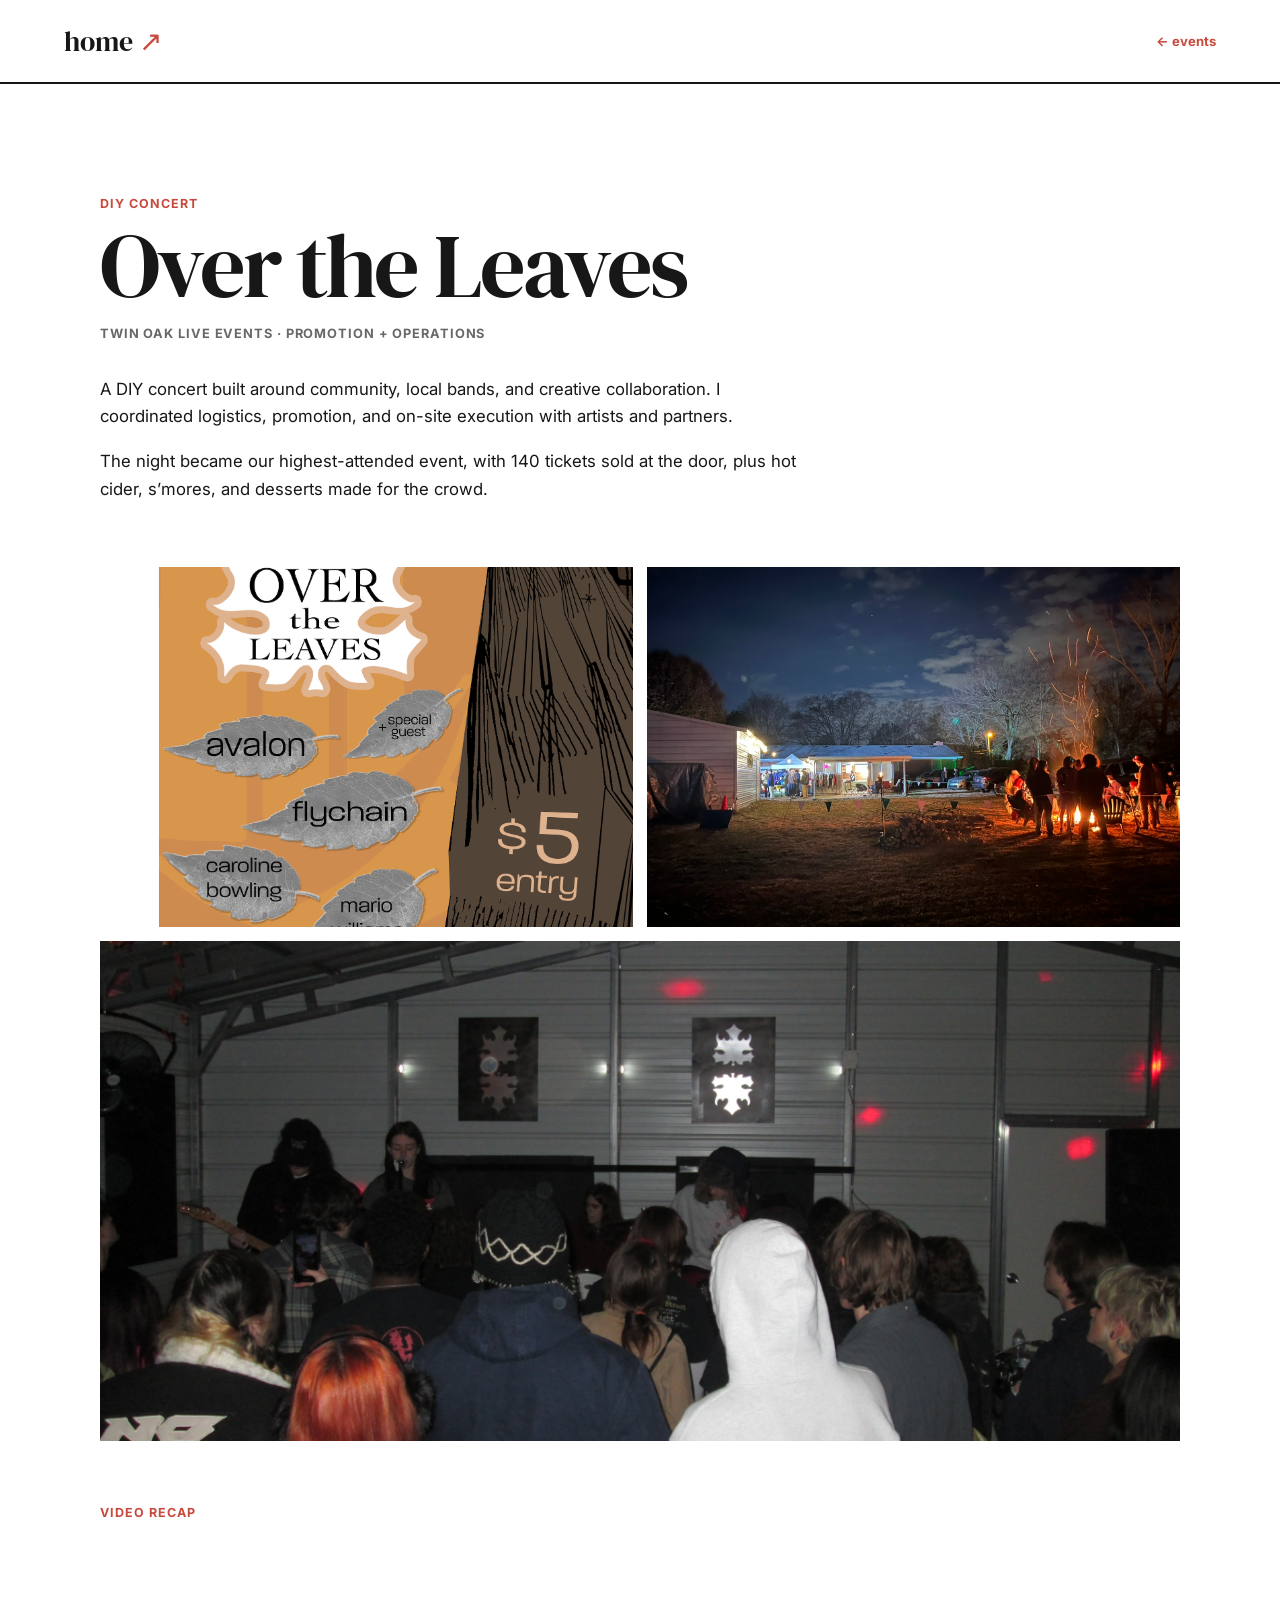
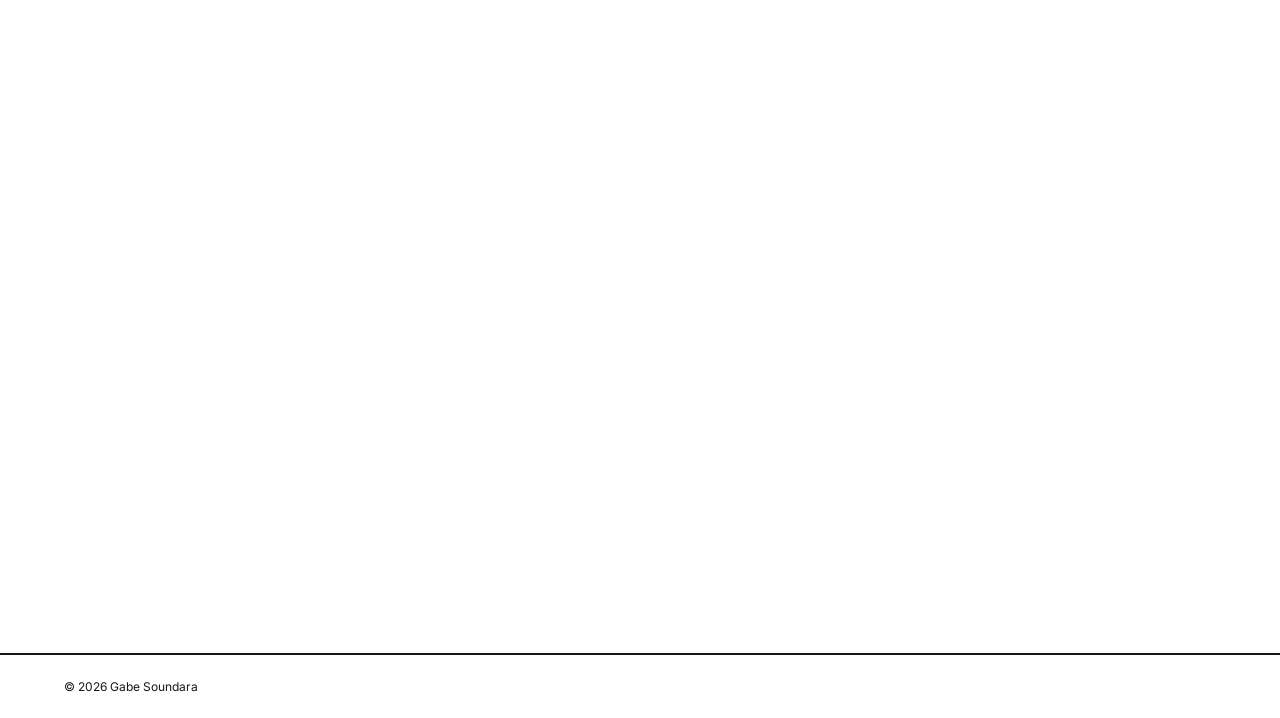
<file: events/over-the-leaves.html>
<!doctype html><html lang="en"><head><meta charset="utf-8"><meta name="viewport" content="width=device-width,initial-scale=1"><title>Over the Leaves — Gabe Soundara</title><link rel="preconnect" href="https://fonts.googleapis.com"><link rel="preconnect" href="https://fonts.gstatic.com" crossorigin><link href="https://fonts.googleapis.com/css2?family=DM+Serif+Display&family=Inter:wght@400;600;700&display=swap" rel="stylesheet"><link rel="stylesheet" href="../detail.css"></head><body><header class="detail-header"><a class="detail-home" href="../index.html">home <span>↗</span></a><a class="back-link" href="../index.html#events">← events</a></header><main class="detail"><div class="detail-copy"><p class="eyebrow">DIY concert</p><h1>Over the Leaves</h1><p class="meta">Twin Oak Live Events · promotion + operations</p><p class="summary">A DIY concert built around community, local bands, and creative collaboration. I coordinated logistics, promotion, and on-site execution with artists and partners.</p><p class="summary">The night became our highest-attended event, with 140 tickets sold at the door, plus hot cider, s’mores, and desserts made for the crowd.</p></div><div class="gallery"><img src="../assets/detail/over-the-leaves/over-the-leaves-poster.jpg" alt="Over the Leaves poster"><img src="../assets/detail/over-the-leaves/over-the-leaves-scenic.jpg" alt="Over the Leaves event"><img src="../assets/detail/over-the-leaves/over-the-leaves-avalon2.jpg" alt="Avalon performing at Over the Leaves"></div><section class="video"><p class="eyebrow">Video recap</p><iframe src="https://www.youtube.com/embed/4DhJ0D2PLkM" title="Over the Leaves recap" allow="accelerometer; autoplay; clipboard-write; encrypted-media; gyroscope; picture-in-picture" allowfullscreen></iframe></section></main><footer class="detail-footer">© 2026 Gabe Soundara</footer></body></html>
</file>
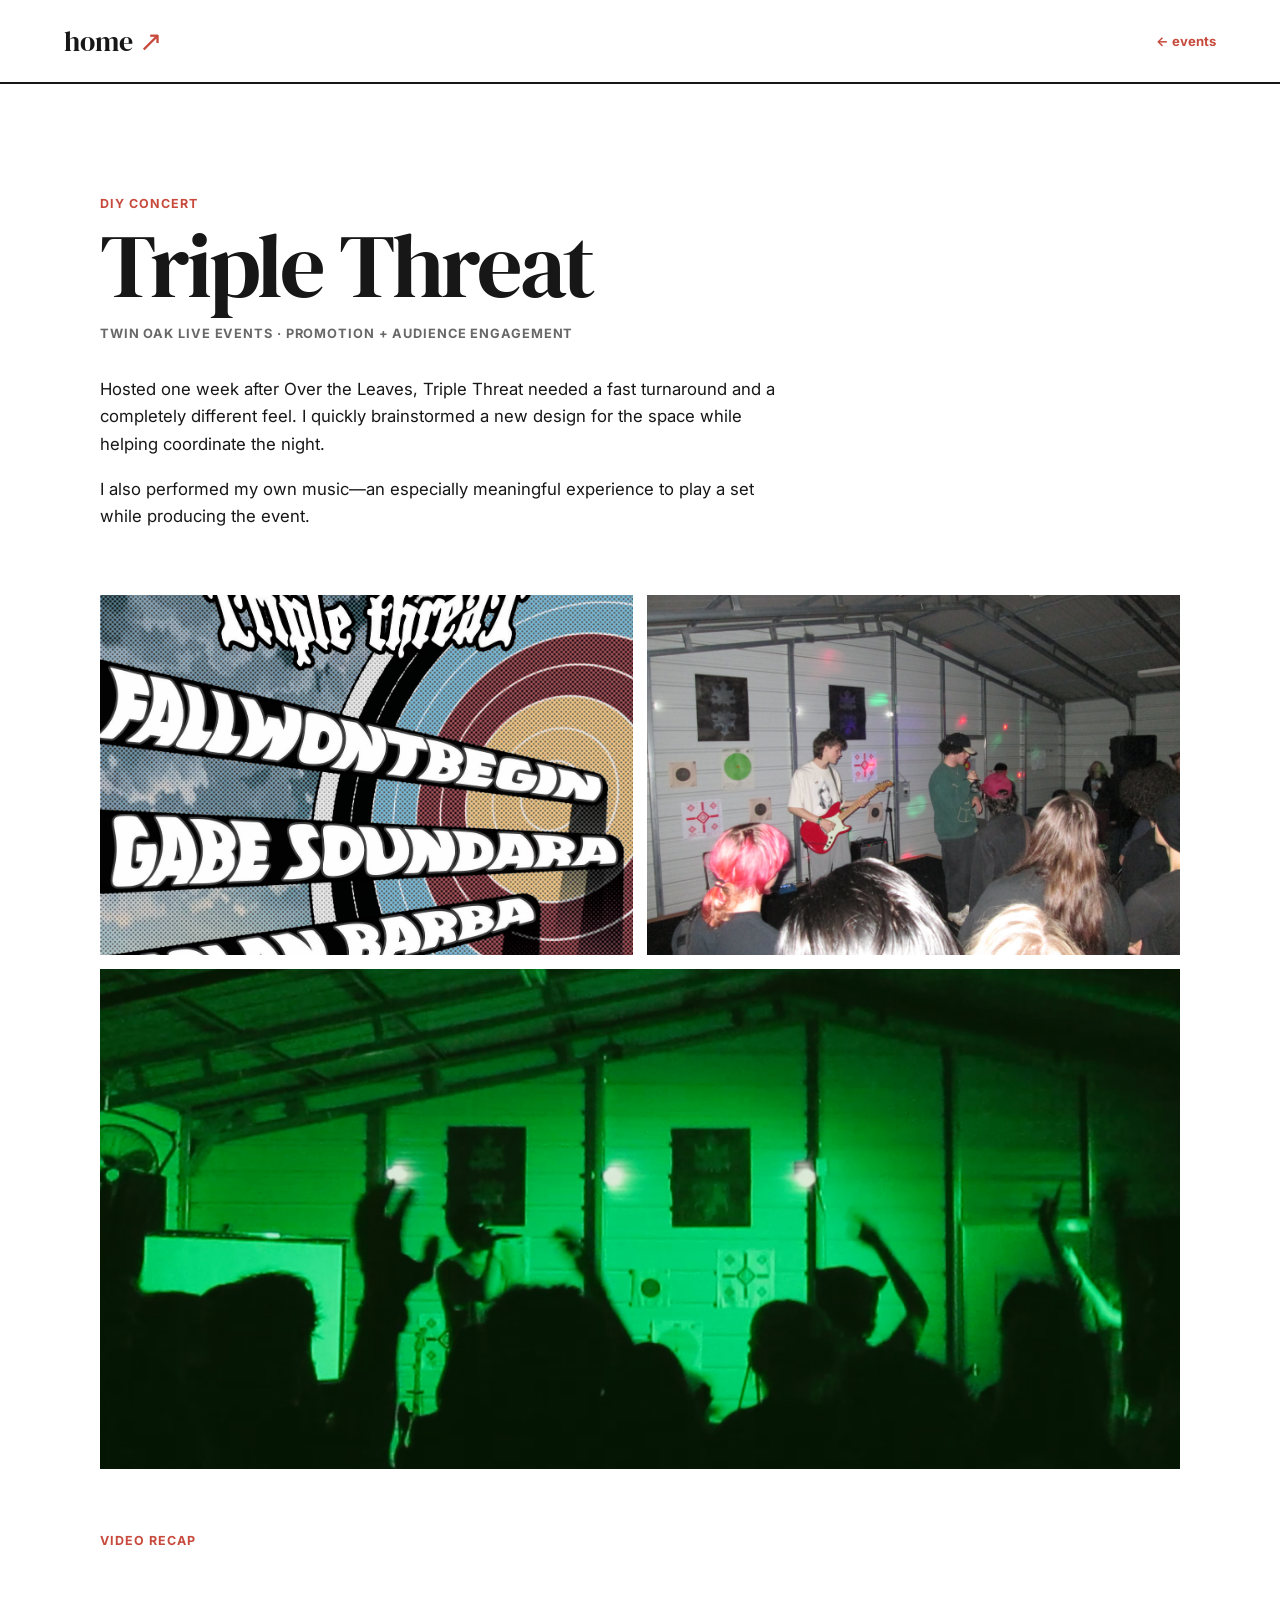
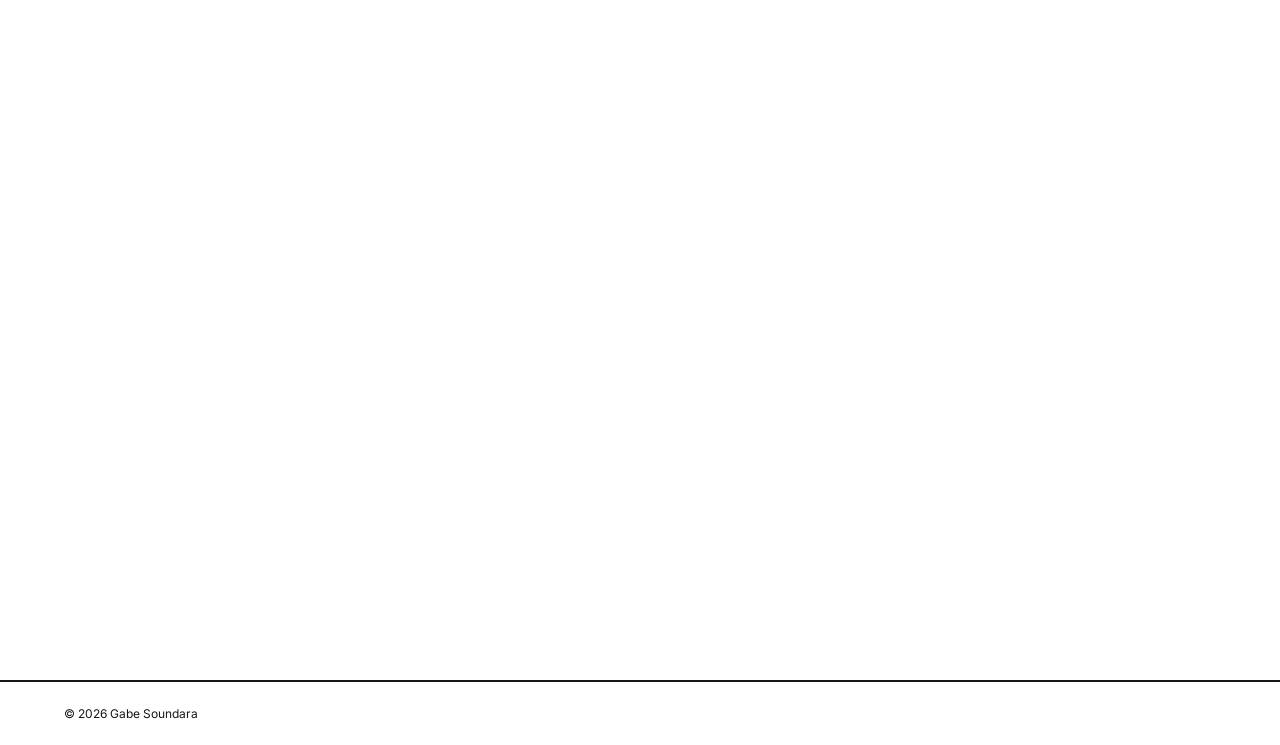
<file: events/triple-threat.html>
<!doctype html><html lang="en"><head><meta charset="utf-8"><meta name="viewport" content="width=device-width,initial-scale=1"><title>Triple Threat — Gabe Soundara</title><link rel="preconnect" href="https://fonts.googleapis.com"><link rel="preconnect" href="https://fonts.gstatic.com" crossorigin><link href="https://fonts.googleapis.com/css2?family=DM+Serif+Display&family=Inter:wght@400;600;700&display=swap" rel="stylesheet"><link rel="stylesheet" href="../detail.css"></head><body><header class="detail-header"><a class="detail-home" href="../index.html">home <span>↗</span></a><a class="back-link" href="../index.html#events">← events</a></header><main class="detail"><div class="detail-copy"><p class="eyebrow">DIY concert</p><h1>Triple Threat</h1><p class="meta">Twin Oak Live Events · promotion + audience engagement</p><p class="summary">Hosted one week after Over the Leaves, Triple Threat needed a fast turnaround and a completely different feel. I quickly brainstormed a new design for the space while helping coordinate the night.</p><p class="summary">I also performed my own music—an especially meaningful experience to play a set while producing the event.</p></div><div class="gallery"><img src="../assets/detail/triple-threat/triple-threat-poster3.jpg" alt="Triple Threat poster"><img src="../assets/detail/triple-threat/triple-threat-nolan-barba.jpg" alt="Triple Threat performer"><img src="../assets/detail/triple-threat/triple-threat-gabe.jpg" alt="Gabe Soundara at Triple Threat"></div><section class="video"><p class="eyebrow">Video recap</p><iframe src="https://www.youtube.com/embed/Q9bsUG8-Mzg" title="Triple Threat performance" allow="accelerometer; autoplay; clipboard-write; encrypted-media; gyroscope; picture-in-picture" allowfullscreen></iframe></section></main><footer class="detail-footer">© 2026 Gabe Soundara</footer></body></html>
</file>
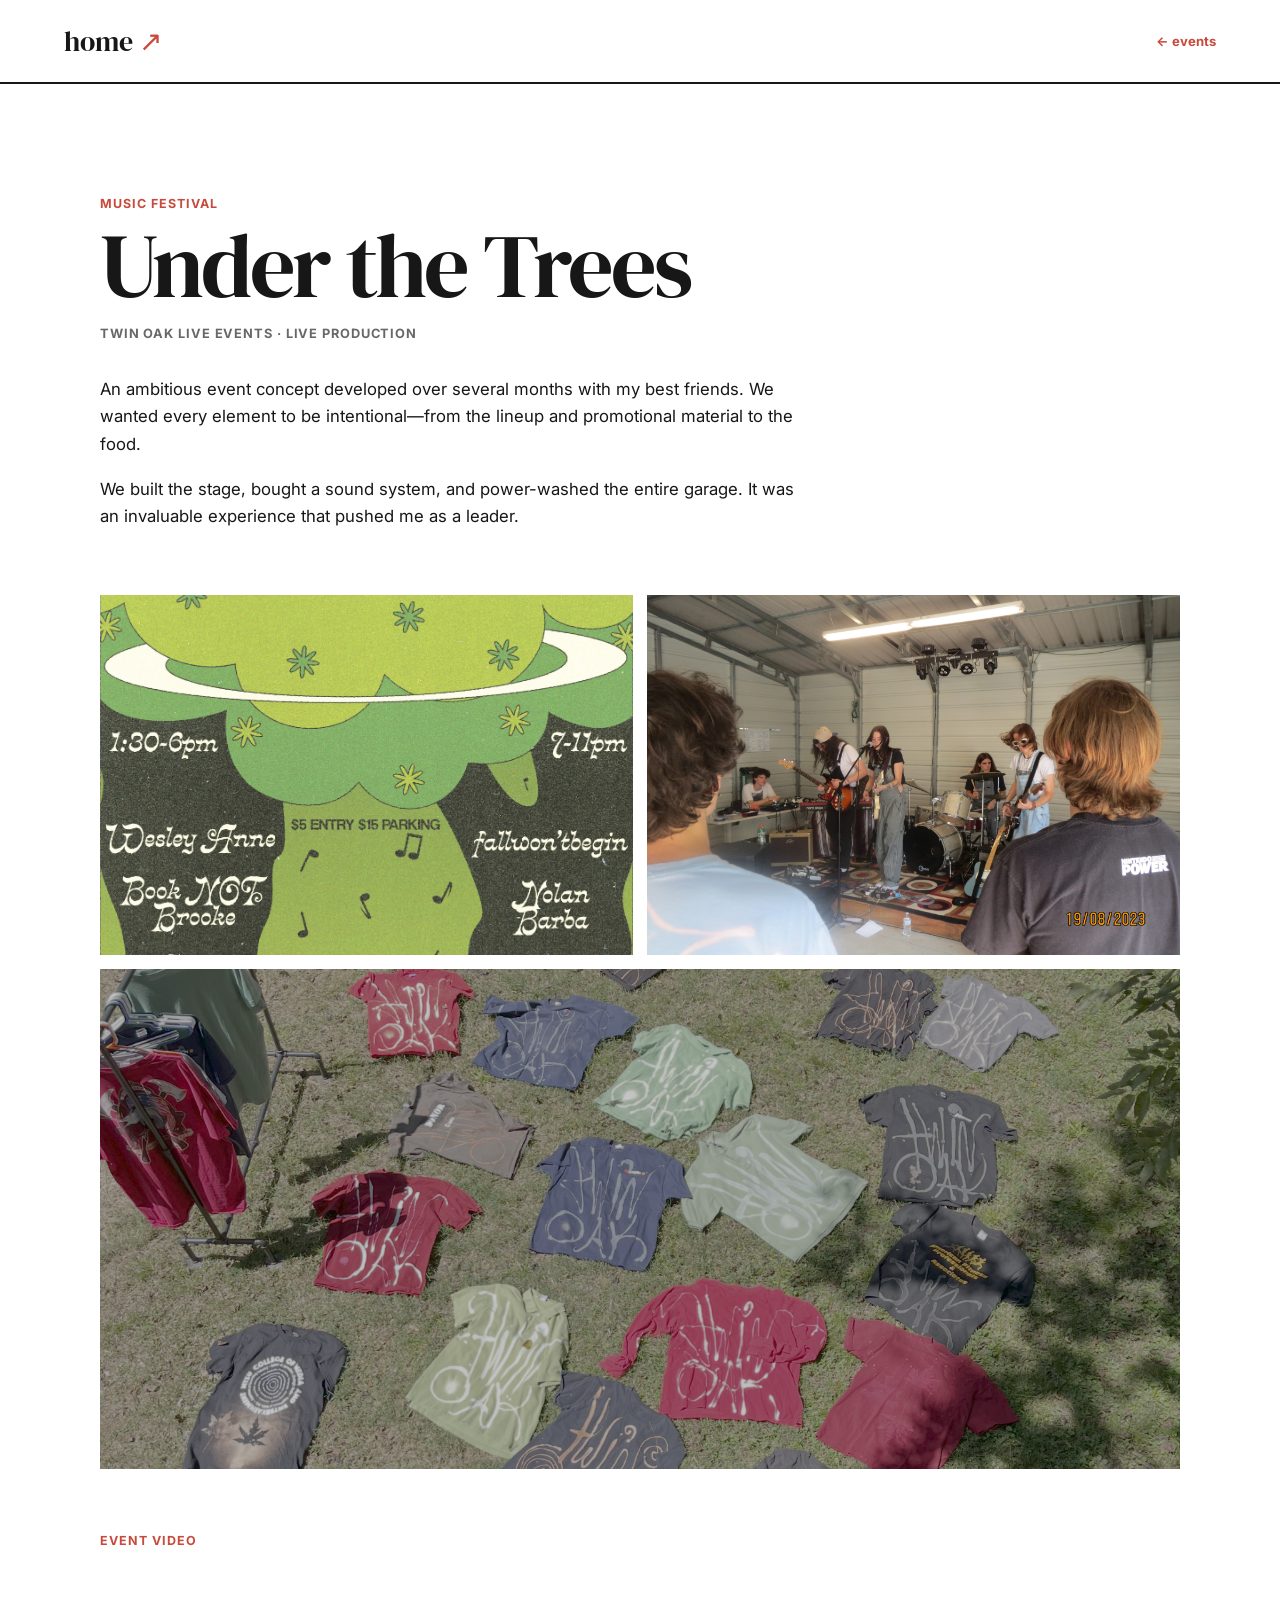
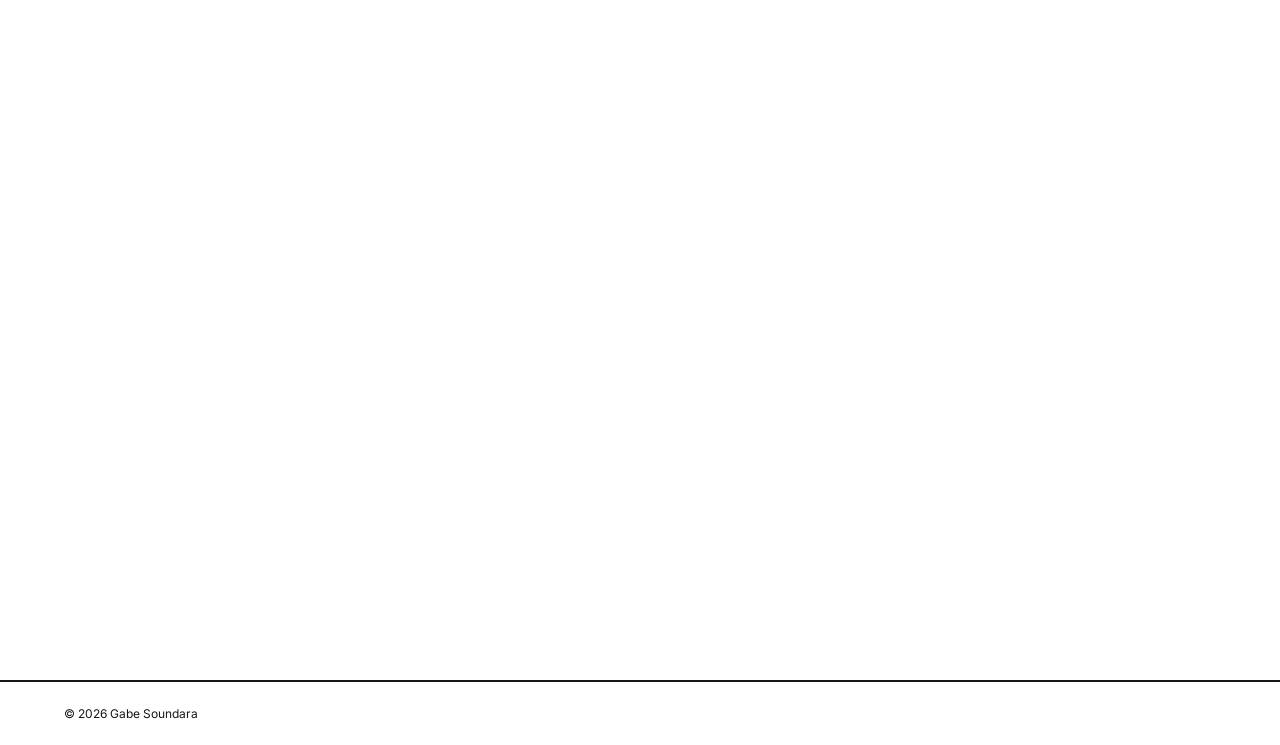
<file: events/under-the-trees.html>
<!doctype html><html lang="en"><head><meta charset="utf-8"><meta name="viewport" content="width=device-width,initial-scale=1"><title>Under the Trees — Gabe Soundara</title><link rel="preconnect" href="https://fonts.googleapis.com"><link rel="preconnect" href="https://fonts.gstatic.com" crossorigin><link href="https://fonts.googleapis.com/css2?family=DM+Serif+Display&family=Inter:wght@400;600;700&display=swap" rel="stylesheet"><link rel="stylesheet" href="../detail.css"></head><body><header class="detail-header"><a class="detail-home" href="../index.html">home <span>↗</span></a><a class="back-link" href="../index.html#events">← events</a></header><main class="detail"><div class="detail-copy"><p class="eyebrow">Music festival</p><h1>Under the Trees</h1><p class="meta">Twin Oak Live Events · live production</p><p class="summary">An ambitious event concept developed over several months with my best friends. We wanted every element to be intentional—from the lineup and promotional material to the food.</p><p class="summary">We built the stage, bought a sound system, and power-washed the entire garage. It was an invaluable experience that pushed me as a leader.</p></div><div class="gallery"><img src="../assets/detail/under-the-trees/under-the-trees-poster.jpg" alt="Under the Trees poster"><img src="../assets/detail/under-the-trees/under-the-trees-crowd.jpg" alt="Under the Trees crowd"><img src="../assets/detail/under-the-trees/under-the-trees-shirts1.jpg" alt="Under the Trees shirts"></div><section class="video"><p class="eyebrow">Event video</p><iframe src="https://www.youtube.com/embed/vEagjOAzs1g" title="Under the Trees event video" allow="accelerometer; autoplay; clipboard-write; encrypted-media; gyroscope; picture-in-picture" allowfullscreen></iframe></section></main><footer class="detail-footer">© 2026 Gabe Soundara</footer></body></html>
</file>
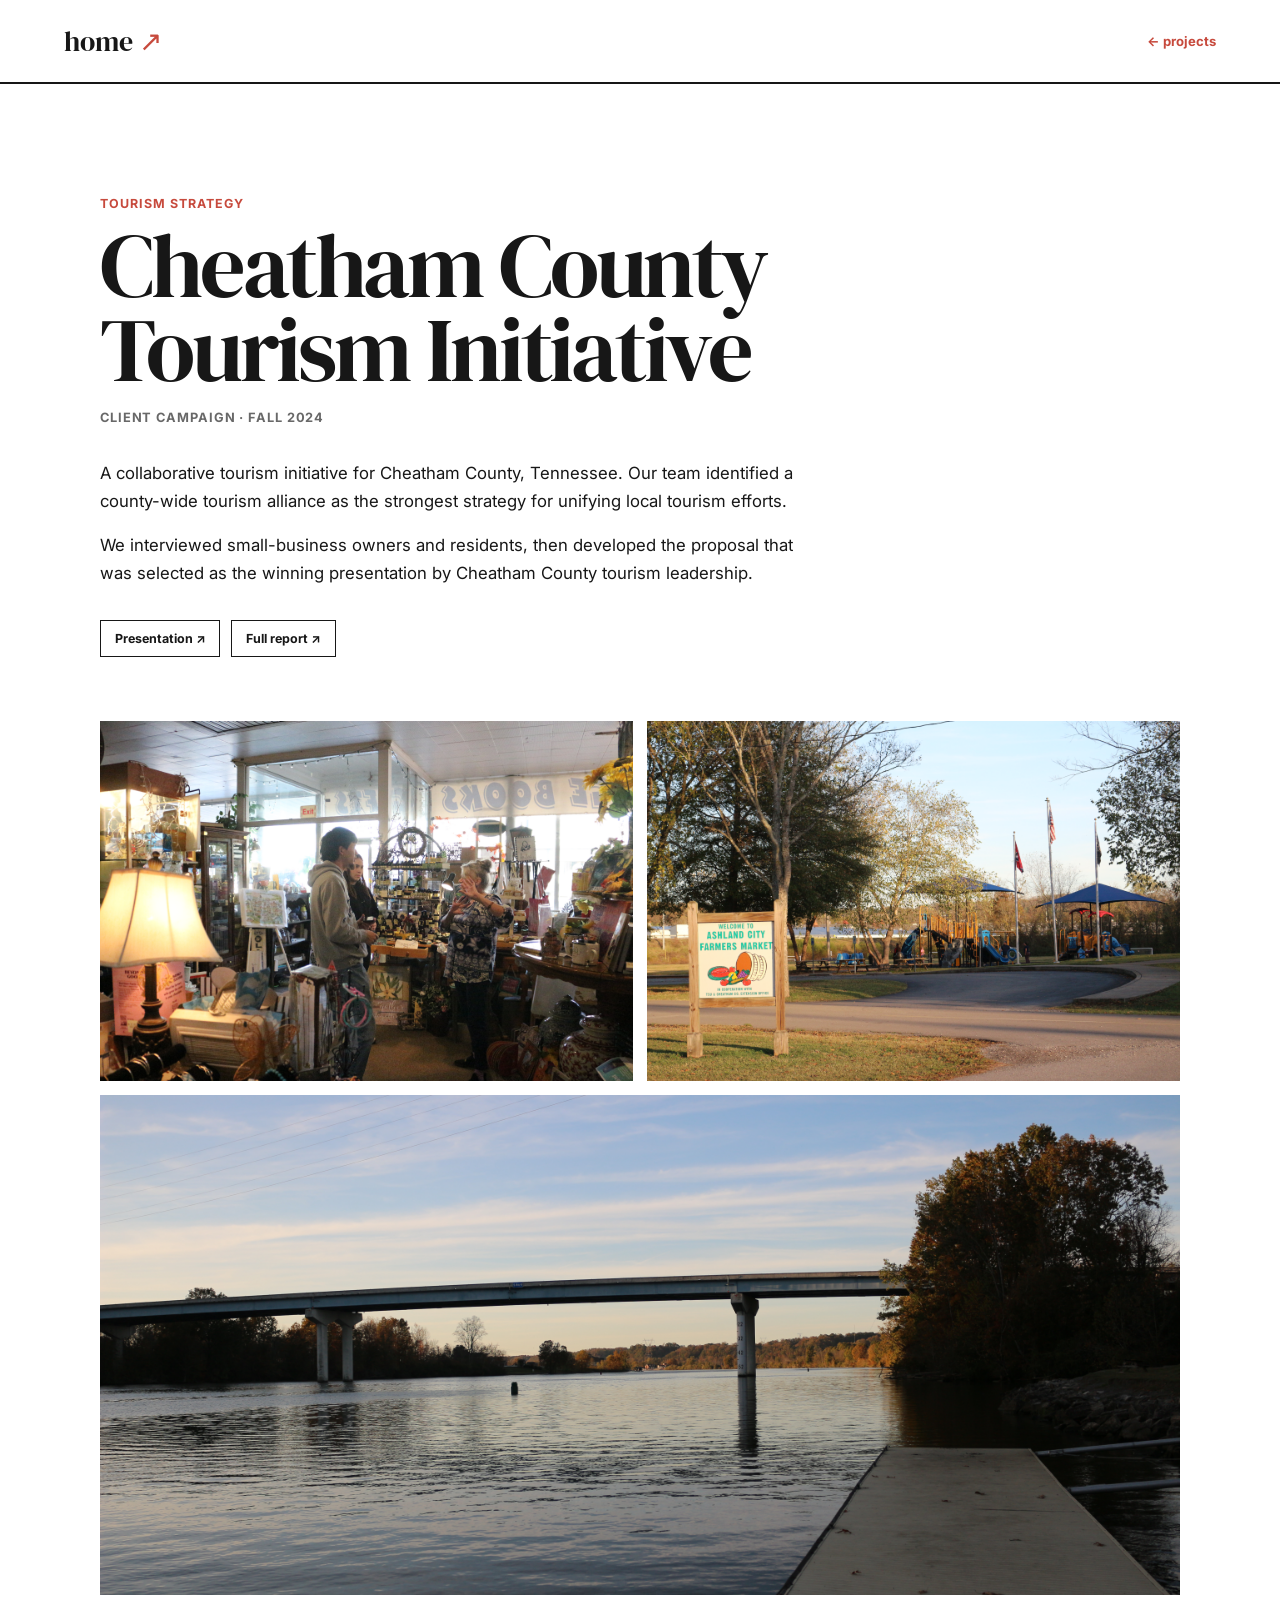
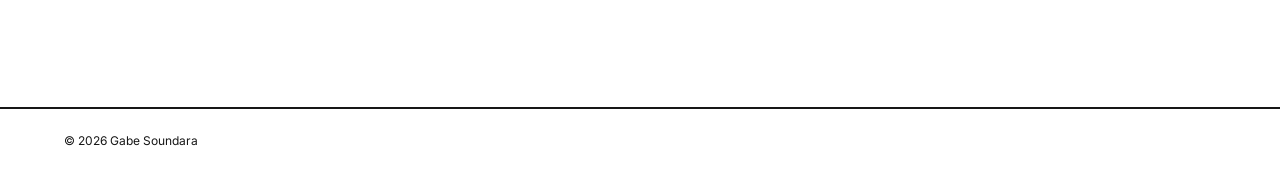
<file: projects/cheatham-tourism.html>
<!doctype html><html lang="en"><head><meta charset="utf-8"><meta name="viewport" content="width=device-width,initial-scale=1"><title>Cheatham County Tourism — Gabe Soundara</title><link rel="preconnect" href="https://fonts.googleapis.com"><link rel="preconnect" href="https://fonts.gstatic.com" crossorigin><link href="https://fonts.googleapis.com/css2?family=DM+Serif+Display&family=Inter:wght@400;600;700&display=swap" rel="stylesheet"><link rel="stylesheet" href="../detail.css"></head><body><header class="detail-header"><a class="detail-home" href="../index.html">home <span>↗</span></a><a class="back-link" href="../index.html#projects">← projects</a></header><main class="detail"><div class="detail-copy"><p class="eyebrow">Tourism strategy</p><h1>Cheatham County Tourism Initiative</h1><p class="meta">Client campaign · Fall 2024</p><p class="summary">A collaborative tourism initiative for Cheatham County, Tennessee. Our team identified a county-wide tourism alliance as the strongest strategy for unifying local tourism efforts.</p><p class="summary">We interviewed small-business owners and residents, then developed the proposal that was selected as the winning presentation by Cheatham County tourism leadership.</p><div class="resource-links"><a href="../assets/detail/cheatham/cheatham-county-presentation.pdf" target="_blank">Presentation ↗</a><a href="../assets/detail/cheatham/cheatham-county-paper.pdf" target="_blank">Full report ↗</a></div></div><div class="gallery"><img src="../assets/detail/cheatham/cheatham-county-1.jpg" alt="Cheatham County tourism work"><img src="../assets/detail/cheatham/cheatham-county-2.jpg" alt="Cheatham County tourism work"><img src="../assets/detail/cheatham/cheatham-county-3.jpg" alt="Cheatham County tourism work"></div></main><footer class="detail-footer">© 2026 Gabe Soundara</footer></body></html>
</file>
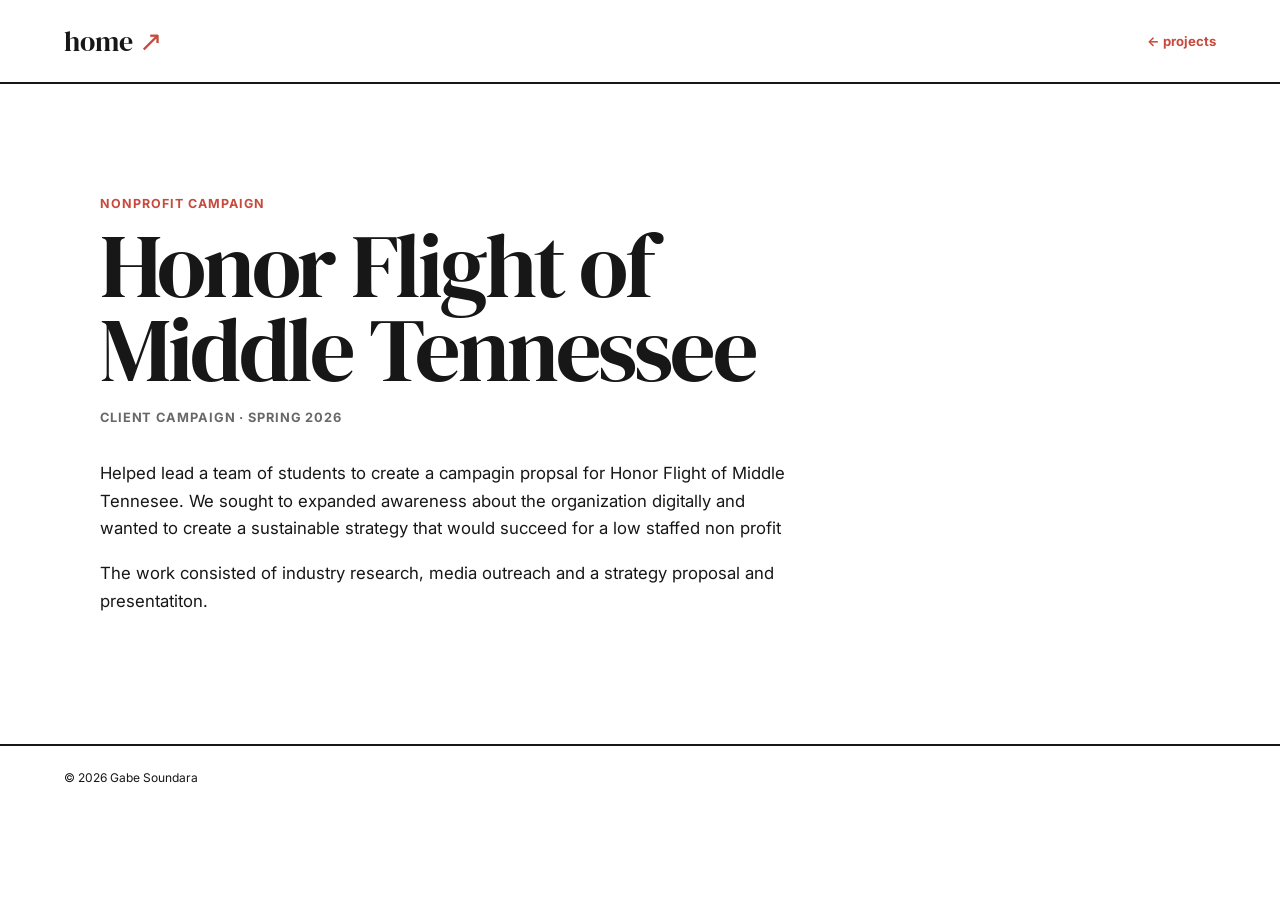
<file: projects/honor-flight.html>
<!doctype html><html lang="en"><head><meta charset="utf-8"><meta name="viewport" content="width=device-width,initial-scale=1"><title>Honor Flight — Gabe Soundara</title><link rel="preconnect" href="https://fonts.googleapis.com"><link rel="preconnect" href="https://fonts.gstatic.com" crossorigin><link href="https://fonts.googleapis.com/css2?family=DM+Serif+Display&family=Inter:wght@400;600;700&display=swap" rel="stylesheet"><link rel="stylesheet" href="../detail.css"></head><body><header class="detail-header"><a class="detail-home" href="../index.html">home <span>↗</span></a><a class="back-link" href="../index.html#projects">← projects</a></header><main class="detail"><div class="detail-copy"><p class="eyebrow">Nonprofit campaign</p><h1>Honor Flight of Middle Tennessee</h1><p class="meta">Client Campaign · Spring 2026</p><p class="summary">Helped lead a team of students to create a campagin propsal for Honor Flight of Middle Tennesee. We sought to expanded awareness about the organization digitally and wanted to create a sustainable strategy that would succeed for a low staffed non profit</p><p class="summary">The work consisted of industry research, media outreach and a strategy proposal and presentatiton. </p></div></main><footer class="detail-footer">© <span>2026</span> Gabe Soundara</footer></body></html>
</file>
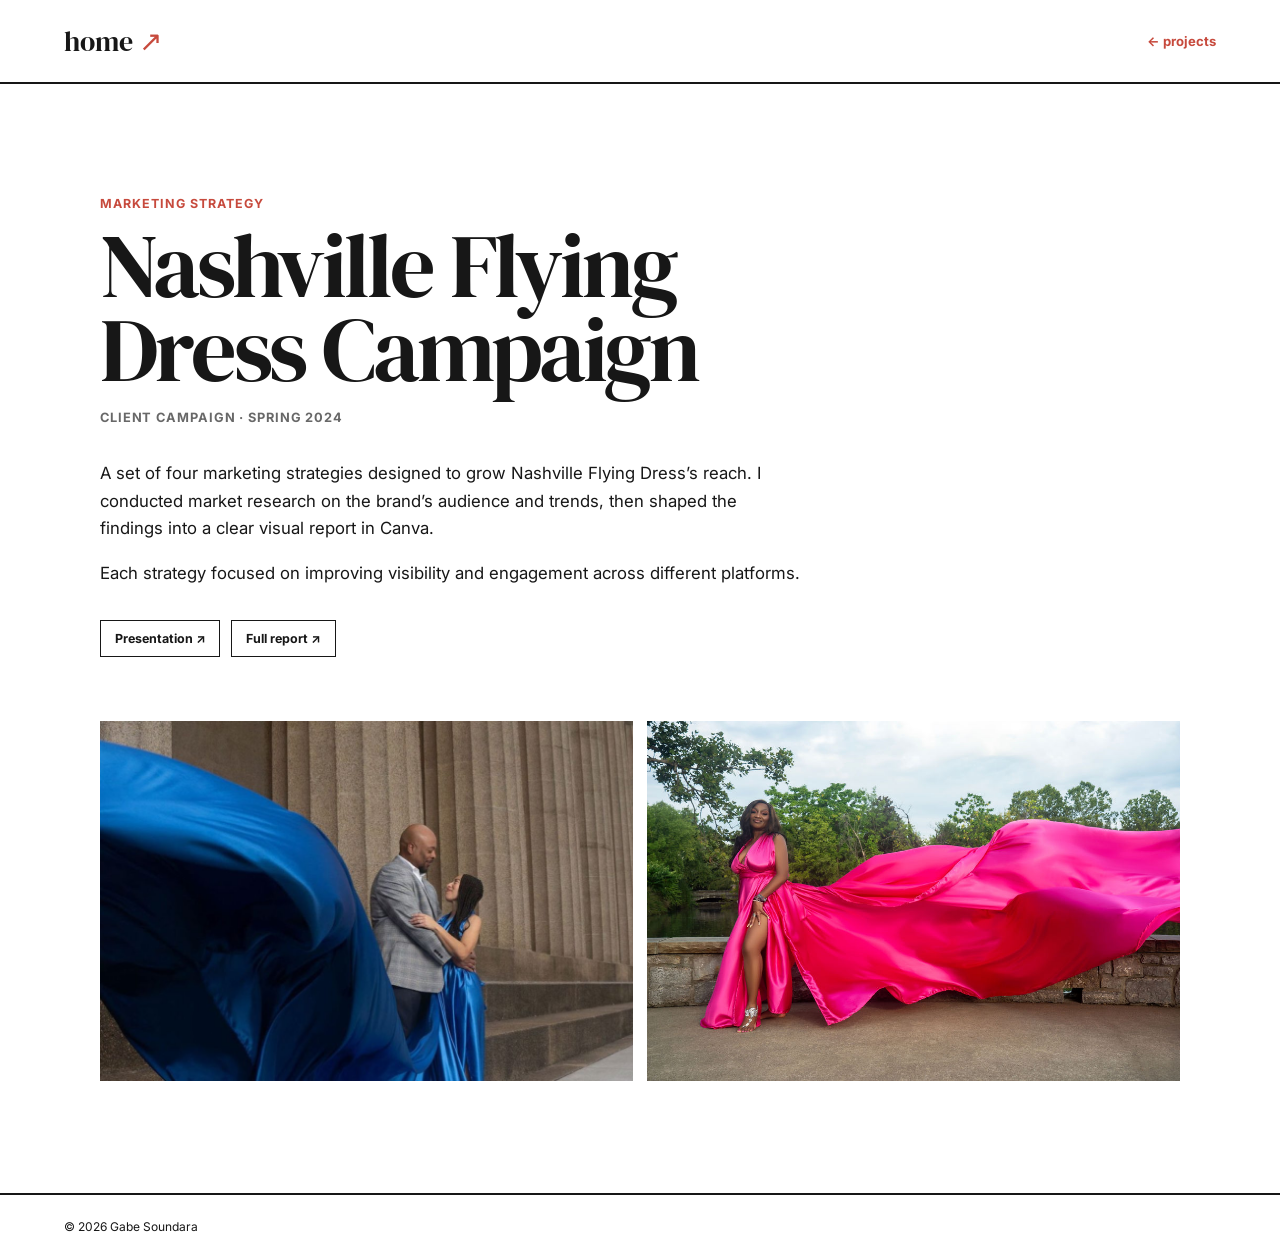
<file: projects/nashville-flying-dress.html>
<!doctype html><html lang="en"><head><meta charset="utf-8"><meta name="viewport" content="width=device-width,initial-scale=1"><title>Nashville Flying Dress — Gabe Soundara</title><link rel="preconnect" href="https://fonts.googleapis.com"><link rel="preconnect" href="https://fonts.gstatic.com" crossorigin><link href="https://fonts.googleapis.com/css2?family=DM+Serif+Display&family=Inter:wght@400;600;700&display=swap" rel="stylesheet"><link rel="stylesheet" href="../detail.css"></head><body><header class="detail-header"><a class="detail-home" href="../index.html">home <span>↗</span></a><a class="back-link" href="../index.html#projects">← projects</a></header><main class="detail"><div class="detail-copy"><p class="eyebrow">Marketing strategy</p><h1>Nashville Flying Dress Campaign</h1><p class="meta">Client campaign · Spring 2024</p><p class="summary">A set of four marketing strategies designed to grow Nashville Flying Dress’s reach. I conducted market research on the brand’s audience and trends, then shaped the findings into a clear visual report in Canva.</p><p class="summary">Each strategy focused on improving visibility and engagement across different platforms.</p><div class="resource-links"><a href="../assets/detail/flying-dress/flying-dress-presentation.pdf" target="_blank">Presentation ↗</a><a href="../assets/detail/flying-dress/flying-dress-report.pdf" target="_blank">Full report ↗</a></div></div><div class="gallery"><img src="../assets/detail/flying-dress/flying-dress-1.jpg" alt="Nashville Flying Dress strategy visual"><img src="../assets/detail/flying-dress/flying-dress-3.jpg" alt="Nashville Flying Dress strategy visual"></div></main><footer class="detail-footer">© 2026 Gabe Soundara</footer></body></html>
</file>
<file: detail.css>
:root { --ink:#171717; --paper:#fff; --line:#d9d9d9; --accent:#c74a3d; --muted:#686868; }
* { box-sizing:border-box; }
body { margin:0; color:var(--ink); background:var(--paper); font-family:Inter,Arial,sans-serif; }
a { color:inherit; }
.detail-header { min-height:84px; padding:1.25rem clamp(1.5rem,5vw,5rem); border-bottom:2px solid var(--ink); display:flex; align-items:center; justify-content:space-between; }
.detail-home { font:400 clamp(1.5rem,2.2vw,2.15rem)/1 "DM Serif Display",Georgia,serif; text-decoration:none; }.detail-home span { color:var(--accent); }
.back-link { color:var(--accent); font-size:.82rem; font-weight:700; text-decoration:none; }.back-link:hover { text-decoration:underline; }
.detail { width:min(1080px,calc(100% - 2.5rem)); margin:0 auto; padding:clamp(4rem,9vw,7rem) 0; }
.detail-copy { max-width:780px; }.eyebrow { margin:0 0 .8rem; color:var(--accent); font-size:.78rem; font-weight:700; letter-spacing:.08em; text-transform:uppercase; }
h1,h2,p { margin-top:0; } h1 { margin-bottom:1.1rem; font:400 clamp(3rem,7vw,6.3rem)/.94 "DM Serif Display",Georgia,serif; letter-spacing:-.035em; } h2 { font:400 clamp(1.55rem,3vw,2.35rem)/1 "DM Serif Display",Georgia,serif; }
.meta { margin-bottom:2.2rem; color:var(--muted); font-size:.8rem; font-weight:700; letter-spacing:.07em; text-transform:uppercase; }.summary { max-width:700px; font-size:1.05rem; line-height:1.65; }
.resource-links { display:flex; flex-wrap:wrap; gap:.7rem; margin:2rem 0 3.5rem; }.resource-links a { border:1.5px solid var(--ink); padding:.65rem .85rem; font-size:.78rem; font-weight:700; text-decoration:none; }.resource-links a:hover { background:var(--accent); border-color:var(--accent); color:#fff; }
.gallery { display:grid; grid-template-columns:repeat(2,1fr); gap:14px; margin-top:4rem; }.gallery img { width:100%; height:360px; object-fit:cover; display:block; }.gallery img:first-child:last-child { grid-column:1/-1; height:min(580px,60vw); }.gallery img:nth-child(3) { grid-column:1/-1; height:min(500px,52vw); }
.video { margin-top:4rem; }.video iframe { display:block; width:100%; aspect-ratio:16/9; border:0; }.detail-footer { border-top:2px solid var(--ink); padding:1.5rem clamp(1.5rem,5vw,5rem); font-size:.75rem; }
@media(max-width:700px){ .detail-header{min-height:72px;padding-inline:1.25rem}.gallery{grid-template-columns:1fr}.gallery img,.gallery img:first-child:last-child,.gallery img:nth-child(3){height:300px;grid-column:auto} }
</file>
